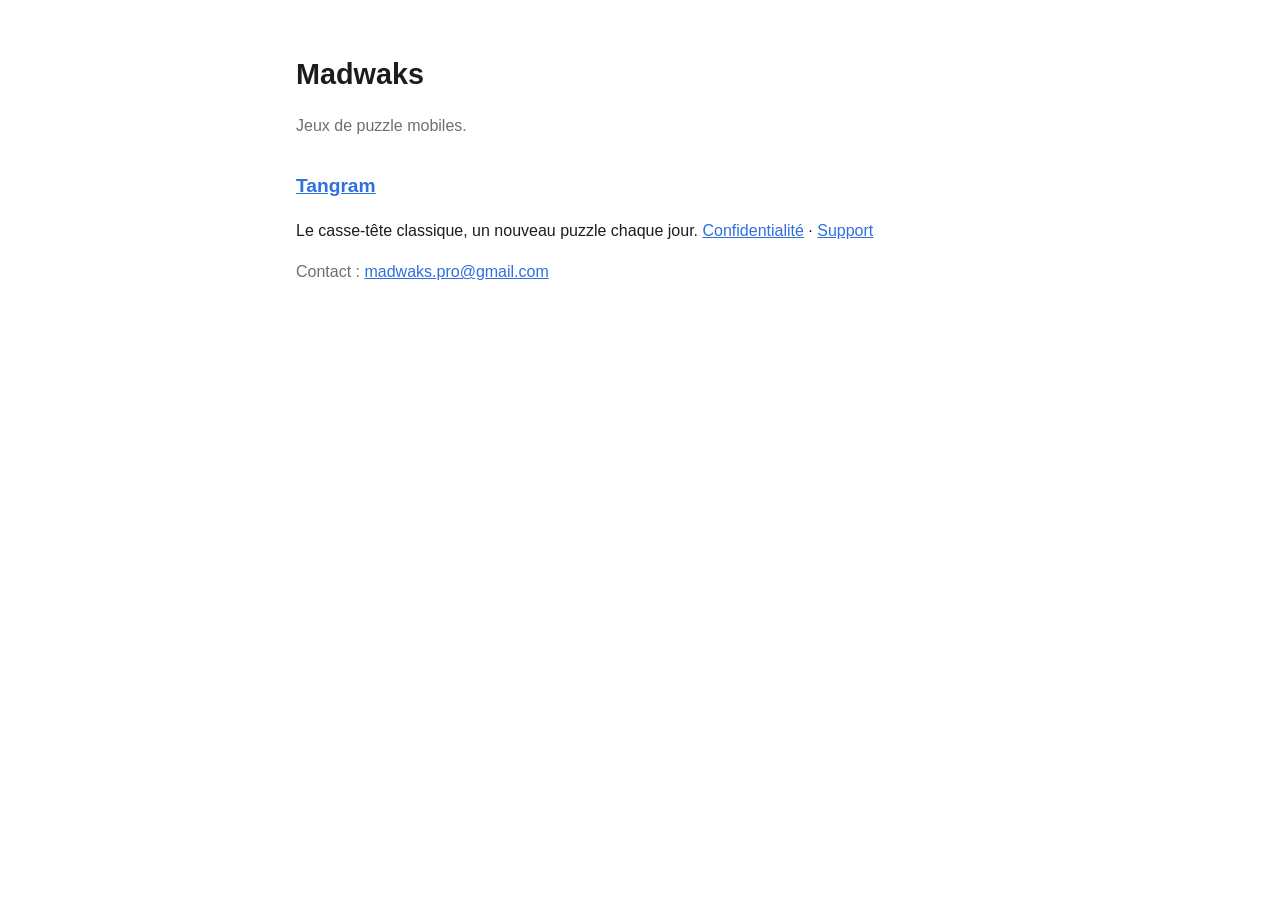
<file: index.html>
<!doctype html>
<html lang="fr">
<head>
  <meta charset="utf-8">
  <meta name="viewport" content="width=device-width, initial-scale=1">
  <title>Madwaks</title>
  <meta name="description" content="Jeux de puzzle mobiles par Madwaks.">
  <link rel="stylesheet" href="style.css">
</head>
<body>
  <main>
    <h1>Madwaks</h1>
    <p class="muted">Jeux de puzzle mobiles.</p>

    <h2><a href="tangram/">Tangram</a></h2>
    <p>
      Le casse-tête classique, un nouveau puzzle chaque jour.
      <a href="tangram/privacy.html">Confidentialité</a> ·
      <a href="tangram/support.html">Support</a>
    </p>

    <p class="muted">Contact : <a href="mailto:madwaks.pro@gmail.com">madwaks.pro@gmail.com</a></p>
  </main>
</body>
</html>
</file>
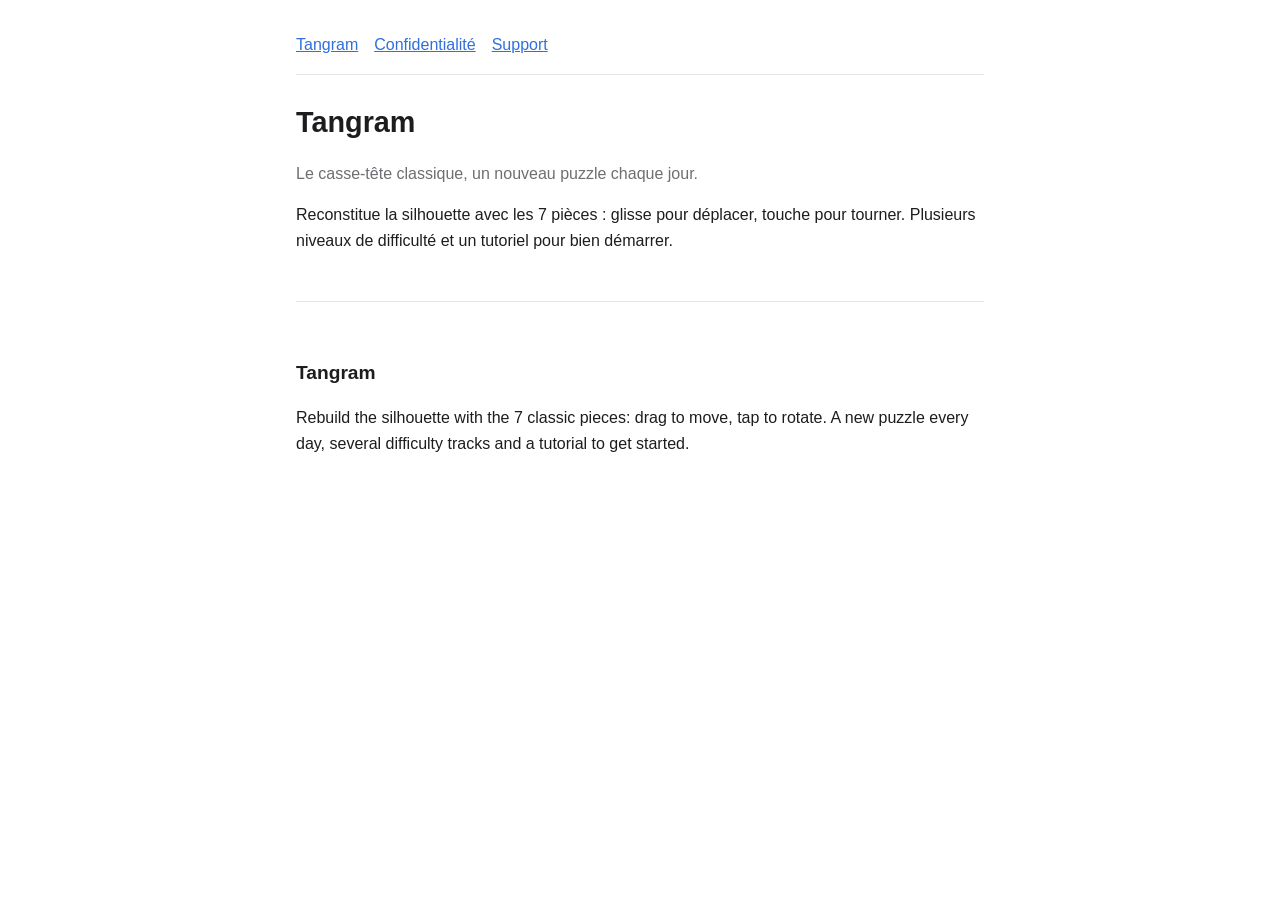
<file: tangram/index.html>
<!doctype html>
<html lang="fr">
<head>
  <meta charset="utf-8">
  <meta name="viewport" content="width=device-width, initial-scale=1">
  <title>Tangram</title>
  <meta name="description" content="Reconstitue la silhouette avec les 7 pièces du tangram.">
  <link rel="stylesheet" href="../style.css">
</head>
<body>
  <main>
    <nav>
      <a href="./">Tangram</a>
      <a href="privacy.html">Confidentialité</a>
      <a href="support.html">Support</a>
    </nav>

    <h1>Tangram</h1>
    <p class="muted">Le casse-tête classique, un nouveau puzzle chaque jour.</p>

    <p>
      Reconstitue la silhouette avec les 7 pièces : glisse pour déplacer,
      touche pour tourner. Plusieurs niveaux de difficulté et un tutoriel pour
      bien démarrer.
    </p>

    <!-- TODO: ajouter les liens App Store et Google Play une fois l'app publiée. -->

    <section class="lang" lang="en">
      <h2>Tangram</h2>
      <p>
        Rebuild the silhouette with the 7 classic pieces: drag to move, tap to
        rotate. A new puzzle every day, several difficulty tracks and a
        tutorial to get started.
      </p>
    </section>
  </main>
</body>
</html>
</file>
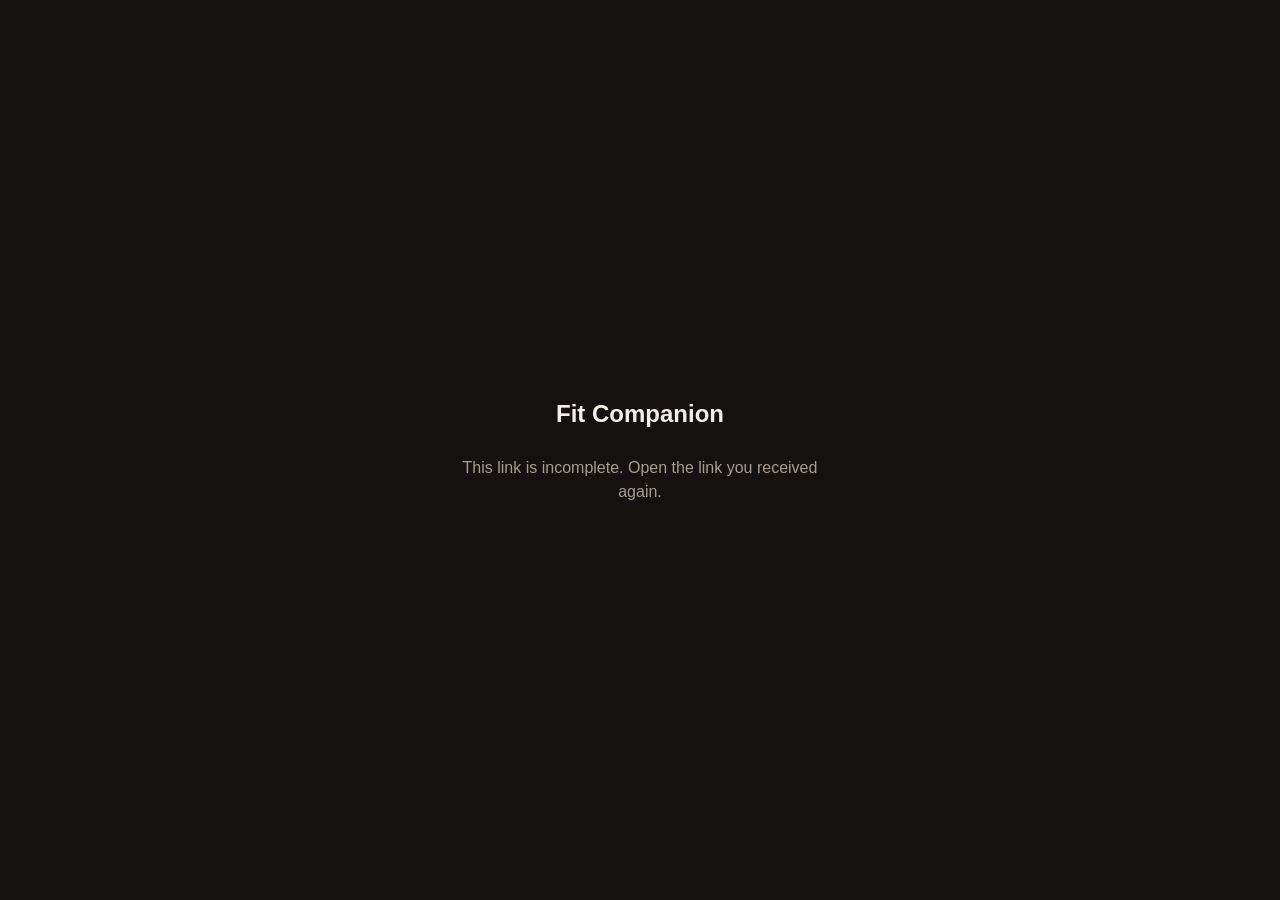
<file: fc/program-link/index.html>
<!doctype html>
<html lang="fr">
<head>
  <meta charset="utf-8">
  <meta name="viewport" content="width=device-width, initial-scale=1">
  <meta name="referrer" content="no-referrer">
  <meta name="robots" content="noindex, nofollow">
  <title>Fit Companion</title>
  <style>
    :root {
      --background: #141110;
      --surface: #1e1a17;
      --text: #f5eee6;
      --text-secondary: #a89c90;
      --accent: #ff6b3d;
      --accent-pressed: #e0592c;
      --on-accent: #1a0f0a;
    }
    * { box-sizing: border-box; }
    body {
      margin: 0;
      min-height: 100vh;
      display: flex;
      align-items: center;
      justify-content: center;
      background: var(--background);
      color: var(--text);
      font: 16px/1.5 -apple-system, BlinkMacSystemFont, "Segoe UI", Roboto, sans-serif;
    }
    main {
      width: 100%;
      max-width: 420px;
      padding: 32px 24px;
      text-align: center;
    }
    h1 { font-size: 24px; margin: 0 0 24px; }
    .button {
      display: block;
      padding: 16px;
      border-radius: 14px;
      background: var(--accent);
      color: var(--on-accent);
      font-weight: 700;
      text-decoration: none;
    }
    .button:active { background: var(--accent-pressed); }
    p { color: var(--text-secondary); margin: 16px 0 0; }
    [hidden] { display: none; }
  </style>
</head>
<body>
  <main>
    <h1>Fit Companion</h1>
    <a id="open" class="button" href="fitnesscompanion://program-link" hidden></a>
    <p id="help"></p>
  </main>
  <script>
    (function () {
      var en = !/^fr\b/i.test(navigator.language || "");
      var text = en
        ? { open: "Open Fit Companion", help: "App not installed? Ask for access to the beta.", invalid: "This link is incomplete. Open the link you received again." }
        : { open: "Ouvrir Fit Companion", help: "App pas installée ? Demande l'accès à la bêta.", invalid: "Ce lien est incomplet. Rouvre le lien reçu." };
      document.documentElement.lang = en ? "en" : "fr";

      // The token comes in the fragment (never sent to the server), or in the query as a fallback.
      var read = function (part) {
        var match = /(?:^|[?#&])token=([A-Za-z0-9_-]{32,128})(?:&|$)/.exec(part);
        return match ? match[1] : null;
      };
      var token = read(location.hash) || read(location.search);

      var open = document.getElementById("open");
      var help = document.getElementById("help");
      if (token) {
        open.href = "fitnesscompanion://program-link?token=" + token;
        open.textContent = text.open;
        open.hidden = false;
        help.textContent = text.help;
        // Keep the token out of the address bar and the history once read.
        history.replaceState(null, "", location.pathname);
      } else {
        help.textContent = text.invalid;
      }
    })();
  </script>
</body>
</html>
</file>
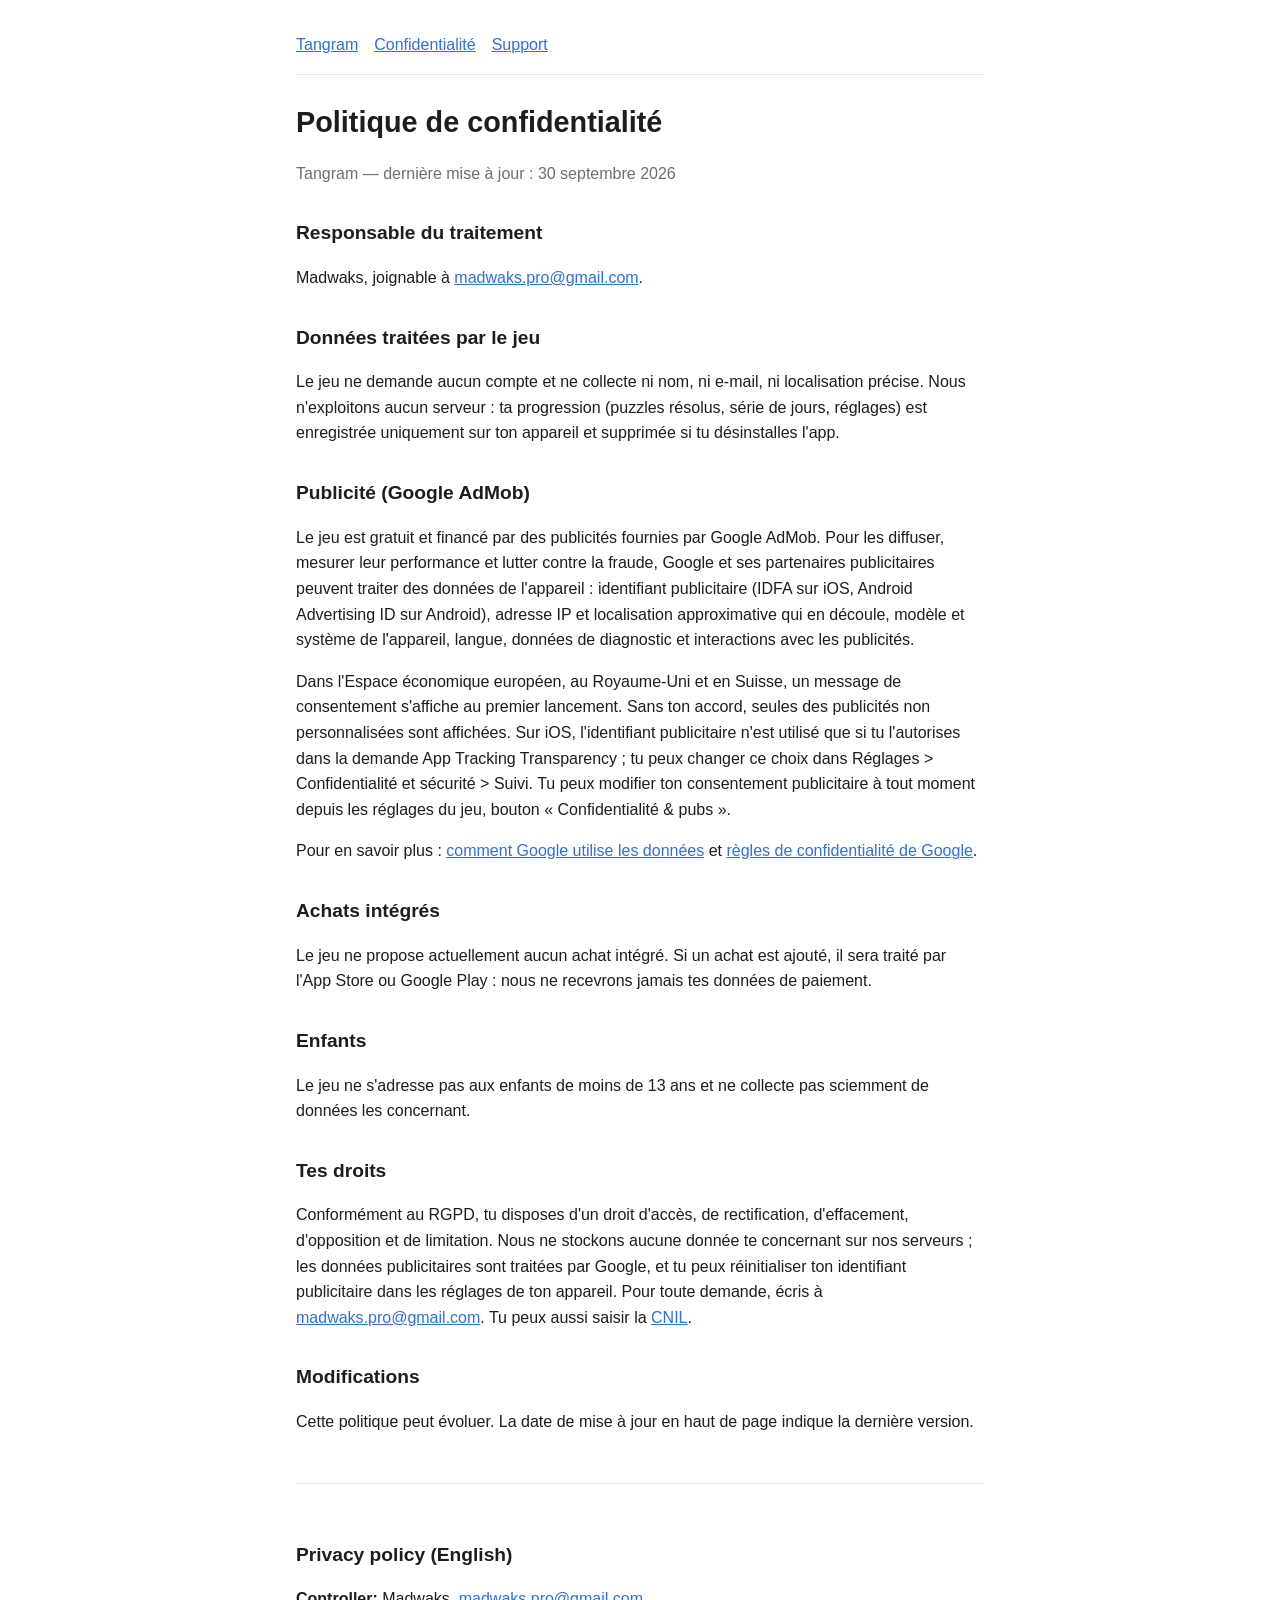
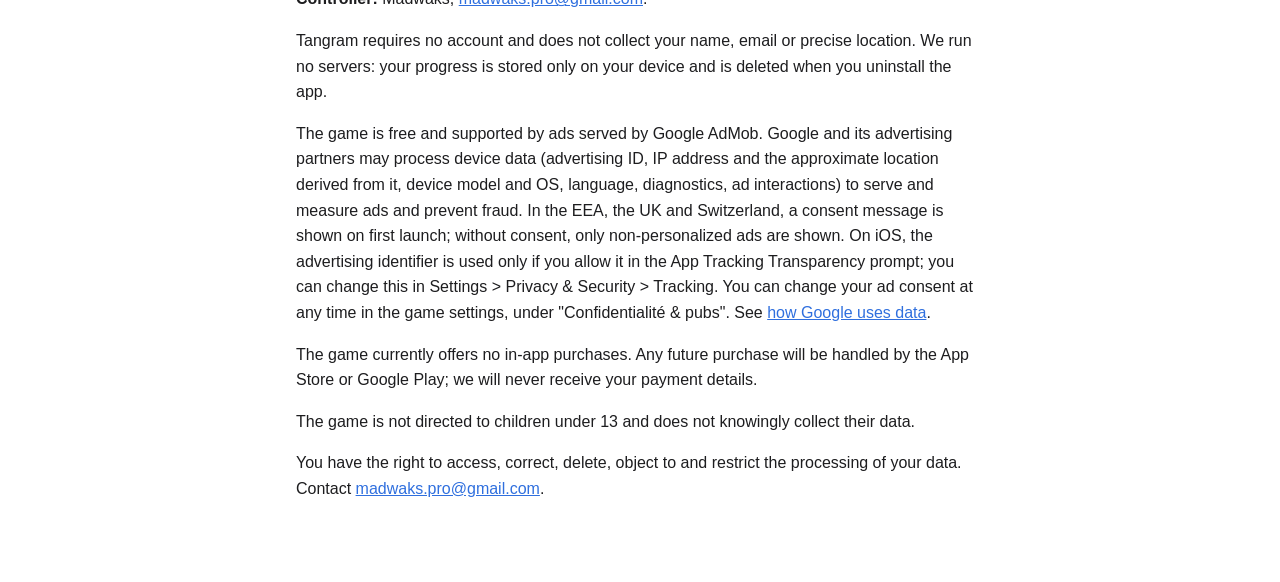
<file: tangram/privacy.html>
<!doctype html>
<html lang="fr">
<head>
  <meta charset="utf-8">
  <meta name="viewport" content="width=device-width, initial-scale=1">
  <title>Tangram — Politique de confidentialité</title>
  <link rel="stylesheet" href="../style.css">
</head>
<body>
  <main>
    <nav>
      <a href="./">Tangram</a>
      <a href="privacy.html">Confidentialité</a>
      <a href="support.html">Support</a>
    </nav>

    <h1>Politique de confidentialité</h1>
    <p class="muted">Tangram — dernière mise à jour : 30 septembre 2026</p>

    <h2>Responsable du traitement</h2>
    <p>
      Madwaks, joignable à <a href="mailto:madwaks.pro@gmail.com">madwaks.pro@gmail.com</a>.
    </p>

    <h2>Données traitées par le jeu</h2>
    <p>
      Le jeu ne demande aucun compte et ne collecte ni nom, ni e-mail, ni
      localisation précise. Nous n'exploitons aucun serveur : ta progression
      (puzzles résolus, série de jours, réglages) est enregistrée uniquement
      sur ton appareil et supprimée si tu désinstalles l'app.
    </p>

    <h2>Publicité (Google AdMob)</h2>
    <p>
      Le jeu est gratuit et financé par des publicités fournies par Google
      AdMob. Pour les diffuser, mesurer leur performance et lutter contre la
      fraude, Google et ses partenaires publicitaires peuvent traiter des
      données de l'appareil : identifiant publicitaire (IDFA sur iOS,
      Android Advertising ID sur Android), adresse IP et localisation
      approximative qui en découle, modèle et système de l'appareil, langue,
      données de diagnostic et interactions avec les publicités.
    </p>
    <p>
      Dans l'Espace économique européen, au Royaume-Uni et en Suisse, un
      message de consentement s'affiche au premier lancement. Sans ton accord,
      seules des publicités non personnalisées sont affichées. Sur iOS,
      l'identifiant publicitaire n'est utilisé que si tu l'autorises dans la
      demande App Tracking Transparency ; tu peux changer ce choix dans
      Réglages &gt; Confidentialité et sécurité &gt; Suivi. Tu peux modifier
      ton consentement publicitaire à tout moment depuis les réglages du jeu,
      bouton « Confidentialité &amp; pubs ».
    </p>
    <p>
      Pour en savoir plus :
      <a href="https://policies.google.com/technologies/partner-sites">comment Google utilise les données</a>
      et <a href="https://policies.google.com/privacy">règles de confidentialité de Google</a>.
    </p>

    <h2>Achats intégrés</h2>
    <p>
      Le jeu ne propose actuellement aucun achat intégré. Si un achat est
      ajouté, il sera traité par l'App Store ou Google Play : nous ne
      recevrons jamais tes données de paiement.
    </p>

    <h2>Enfants</h2>
    <p>
      Le jeu ne s'adresse pas aux enfants de moins de 13 ans et ne collecte pas
      sciemment de données les concernant.
    </p>

    <h2>Tes droits</h2>
    <p>
      Conformément au RGPD, tu disposes d'un droit d'accès, de rectification,
      d'effacement, d'opposition et de limitation. Nous ne stockons aucune
      donnée te concernant sur nos serveurs ; les données publicitaires sont
      traitées par Google, et tu peux réinitialiser ton identifiant
      publicitaire dans les réglages de ton appareil. Pour toute demande,
      écris à <a href="mailto:madwaks.pro@gmail.com">madwaks.pro@gmail.com</a>. Tu peux aussi
      saisir la <a href="https://www.cnil.fr">CNIL</a>.
    </p>

    <h2>Modifications</h2>
    <p>
      Cette politique peut évoluer. La date de mise à jour en haut de page
      indique la dernière version.
    </p>

    <section class="lang" lang="en">
      <h2>Privacy policy (English)</h2>
      <p>
        <strong>Controller:</strong> Madwaks,
        <a href="mailto:madwaks.pro@gmail.com">madwaks.pro@gmail.com</a>.
      </p>
      <p>
        Tangram requires no account and does not collect your name, email or
        precise location. We run no servers: your progress is stored only on
        your device and is deleted when you uninstall the app.
      </p>
      <p>
        The game is free and supported by ads served by Google AdMob. Google
        and its advertising partners may process device data (advertising ID,
        IP address and the approximate location derived from it, device model
        and OS, language, diagnostics, ad interactions) to serve and measure
        ads and prevent fraud. In the EEA, the UK and Switzerland, a consent
        message is shown on first launch; without consent, only
        non-personalized ads are shown. On iOS, the advertising identifier is
        used only if you allow it in the App Tracking Transparency prompt; you
        can change this in Settings &gt; Privacy &amp; Security &gt; Tracking.
        You can change your ad consent at any time in the game settings, under
        "Confidentialité &amp; pubs". See
        <a href="https://policies.google.com/technologies/partner-sites">how Google uses data</a>.
      </p>
      <p>
        The game currently offers no in-app purchases. Any future purchase
        will be handled by the App Store or Google Play; we will never receive
        your payment details.
      </p>
      <p>
        The game is not directed to children under 13 and does not knowingly
        collect their data.
      </p>
      <p>
        You have the right to access, correct, delete, object to and restrict
        the processing of your data. Contact
        <a href="mailto:madwaks.pro@gmail.com">madwaks.pro@gmail.com</a>.
      </p>
    </section>
  </main>
</body>
</html>
</file>
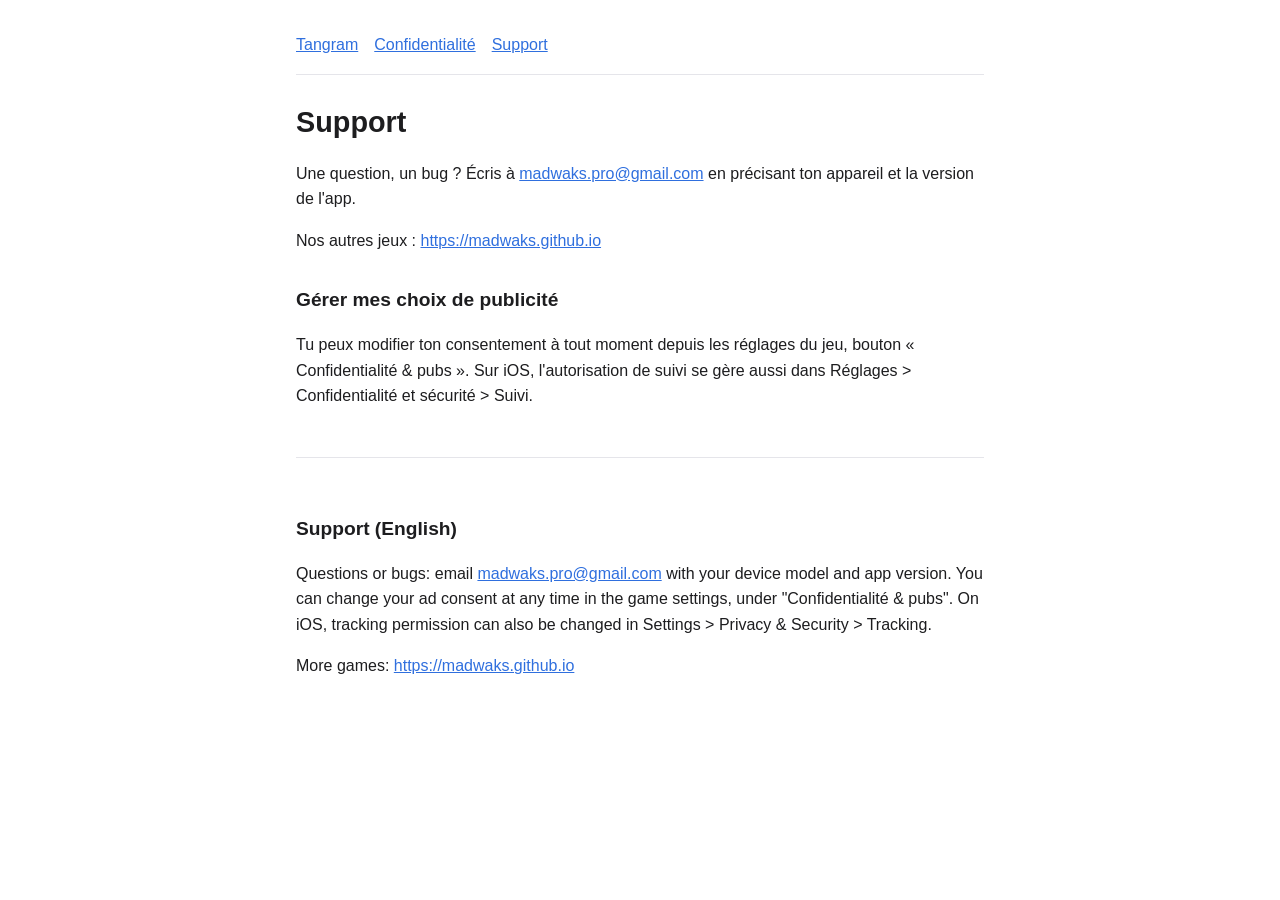
<file: tangram/support.html>
<!doctype html>
<html lang="fr">
<head>
  <meta charset="utf-8">
  <meta name="viewport" content="width=device-width, initial-scale=1">
  <title>Tangram — Support</title>
  <link rel="stylesheet" href="../style.css">
</head>
<body>
  <main>
    <nav>
      <a href="./">Tangram</a>
      <a href="privacy.html">Confidentialité</a>
      <a href="support.html">Support</a>
    </nav>

    <h1>Support</h1>

    <p>
      Une question, un bug ? Écris à
      <a href="mailto:madwaks.pro@gmail.com">madwaks.pro@gmail.com</a> en précisant ton
      appareil et la version de l'app.
    </p>

    <p>
      Nos autres jeux : <a href="https://madwaks.github.io">https://madwaks.github.io</a>
    </p>

    <h2>Gérer mes choix de publicité</h2>
    <p>
      Tu peux modifier ton consentement à tout moment depuis les réglages du
      jeu, bouton « Confidentialité &amp; pubs ». Sur iOS, l'autorisation de suivi se
      gère aussi dans Réglages &gt; Confidentialité et sécurité &gt; Suivi.
    </p>

    <section class="lang" lang="en">
      <h2>Support (English)</h2>
      <p>
        Questions or bugs: email
        <a href="mailto:madwaks.pro@gmail.com">madwaks.pro@gmail.com</a> with your device model
        and app version. You can change your ad consent at any time in the
        game settings, under "Confidentialité &amp; pubs". On iOS, tracking permission can also
        be changed in Settings &gt; Privacy &amp; Security &gt; Tracking.
      </p>
      <p>
        More games: <a href="https://madwaks.github.io">https://madwaks.github.io</a>
      </p>
    </section>
  </main>
</body>
</html>
</file>
<file: style.css>
:root {
  --bg: #ffffff;
  --fg: #1d1d1f;
  --muted: #6e6e73;
  --accent: #2f6fde;
  --border: #e5e5ea;
}

@media (prefers-color-scheme: dark) {
  :root {
    --bg: #111113;
    --fg: #f2f2f7;
    --muted: #a1a1a6;
    --accent: #6ea0ff;
    --border: #2c2c30;
  }
}

* { box-sizing: border-box; }

body {
  margin: 0;
  background: var(--bg);
  color: var(--fg);
  font: 16px/1.6 -apple-system, BlinkMacSystemFont, "Segoe UI", Roboto, sans-serif;
}

main {
  max-width: 720px;
  margin: 0 auto;
  padding: 32px 16px 64px;
}

h1 { font-size: 1.8rem; margin-bottom: 0.25rem; }
h2 { font-size: 1.2rem; margin-top: 2rem; }
a { color: var(--accent); }
.muted { color: var(--muted); }

nav {
  display: flex;
  gap: 16px;
  padding-bottom: 16px;
  border-bottom: 1px solid var(--border);
  margin-bottom: 24px;
}

.lang { margin-top: 3rem; padding-top: 1.5rem; border-top: 1px solid var(--border); }
</file>
